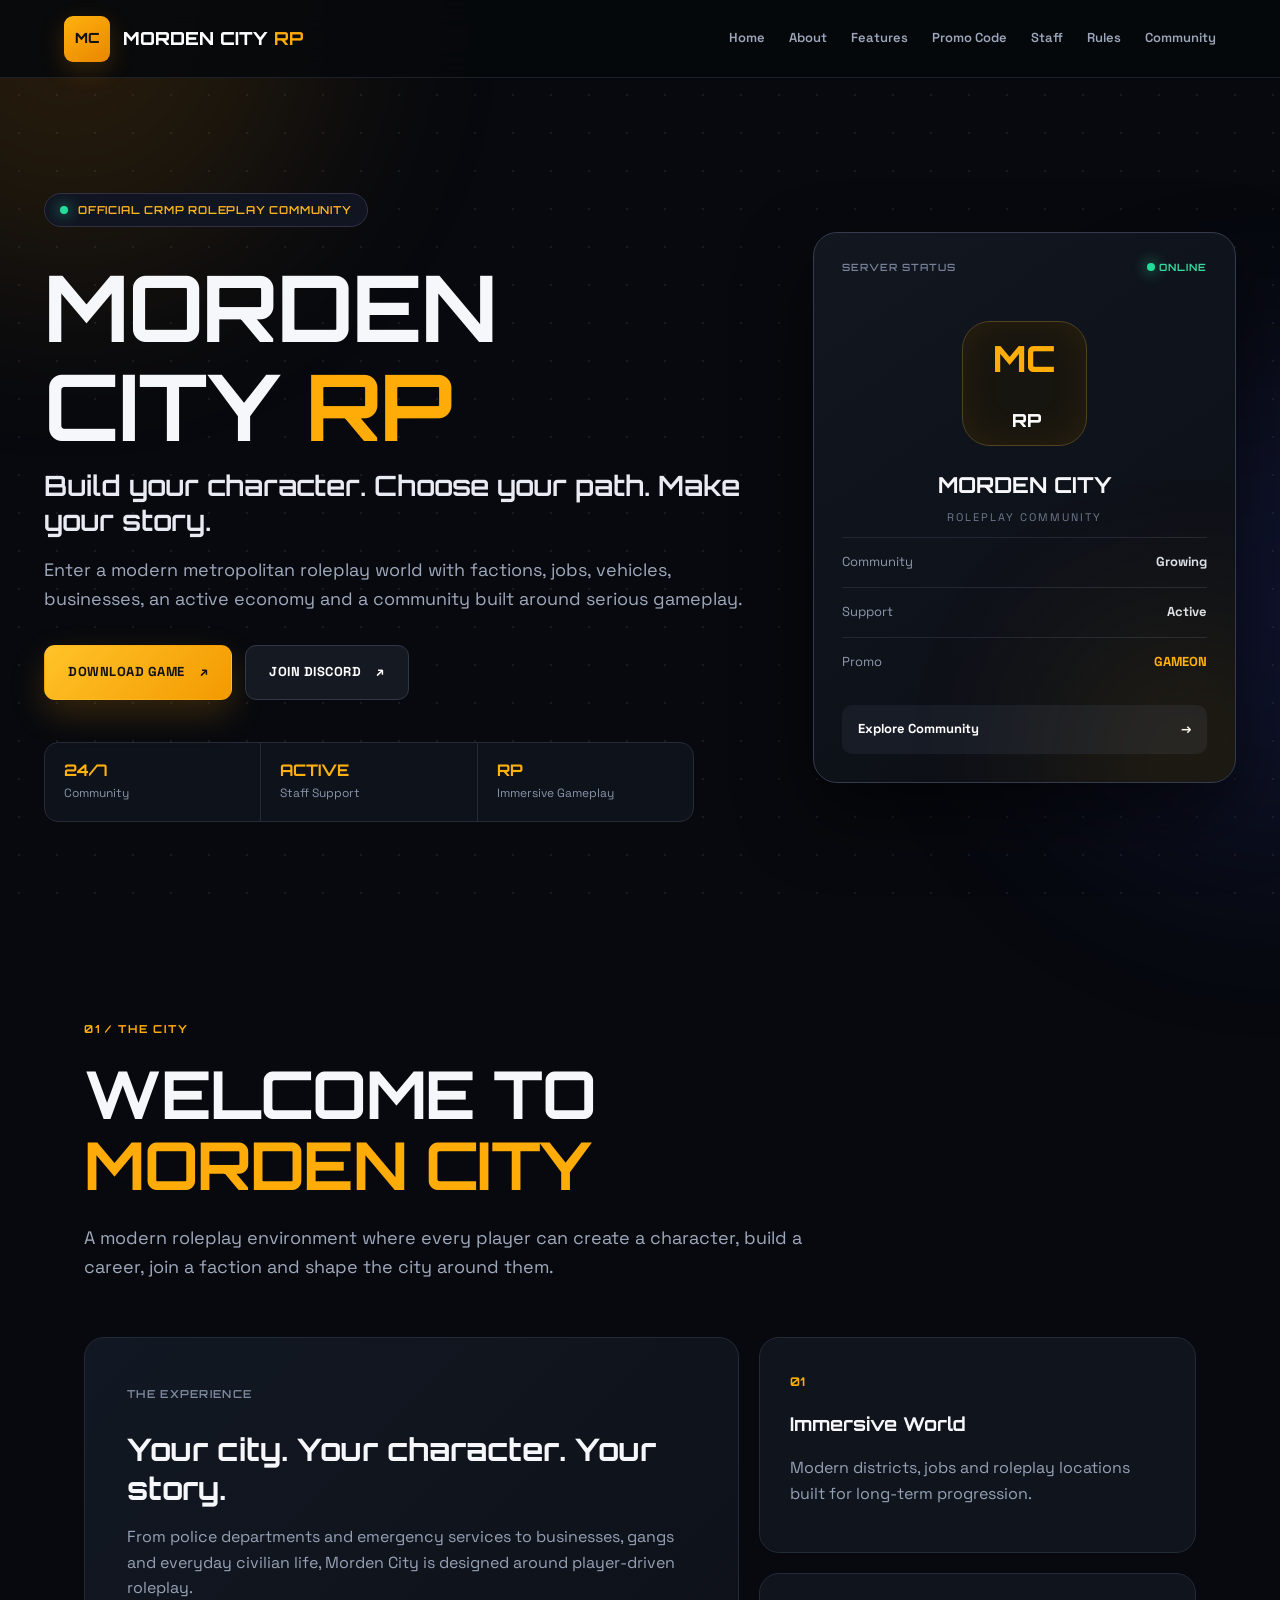
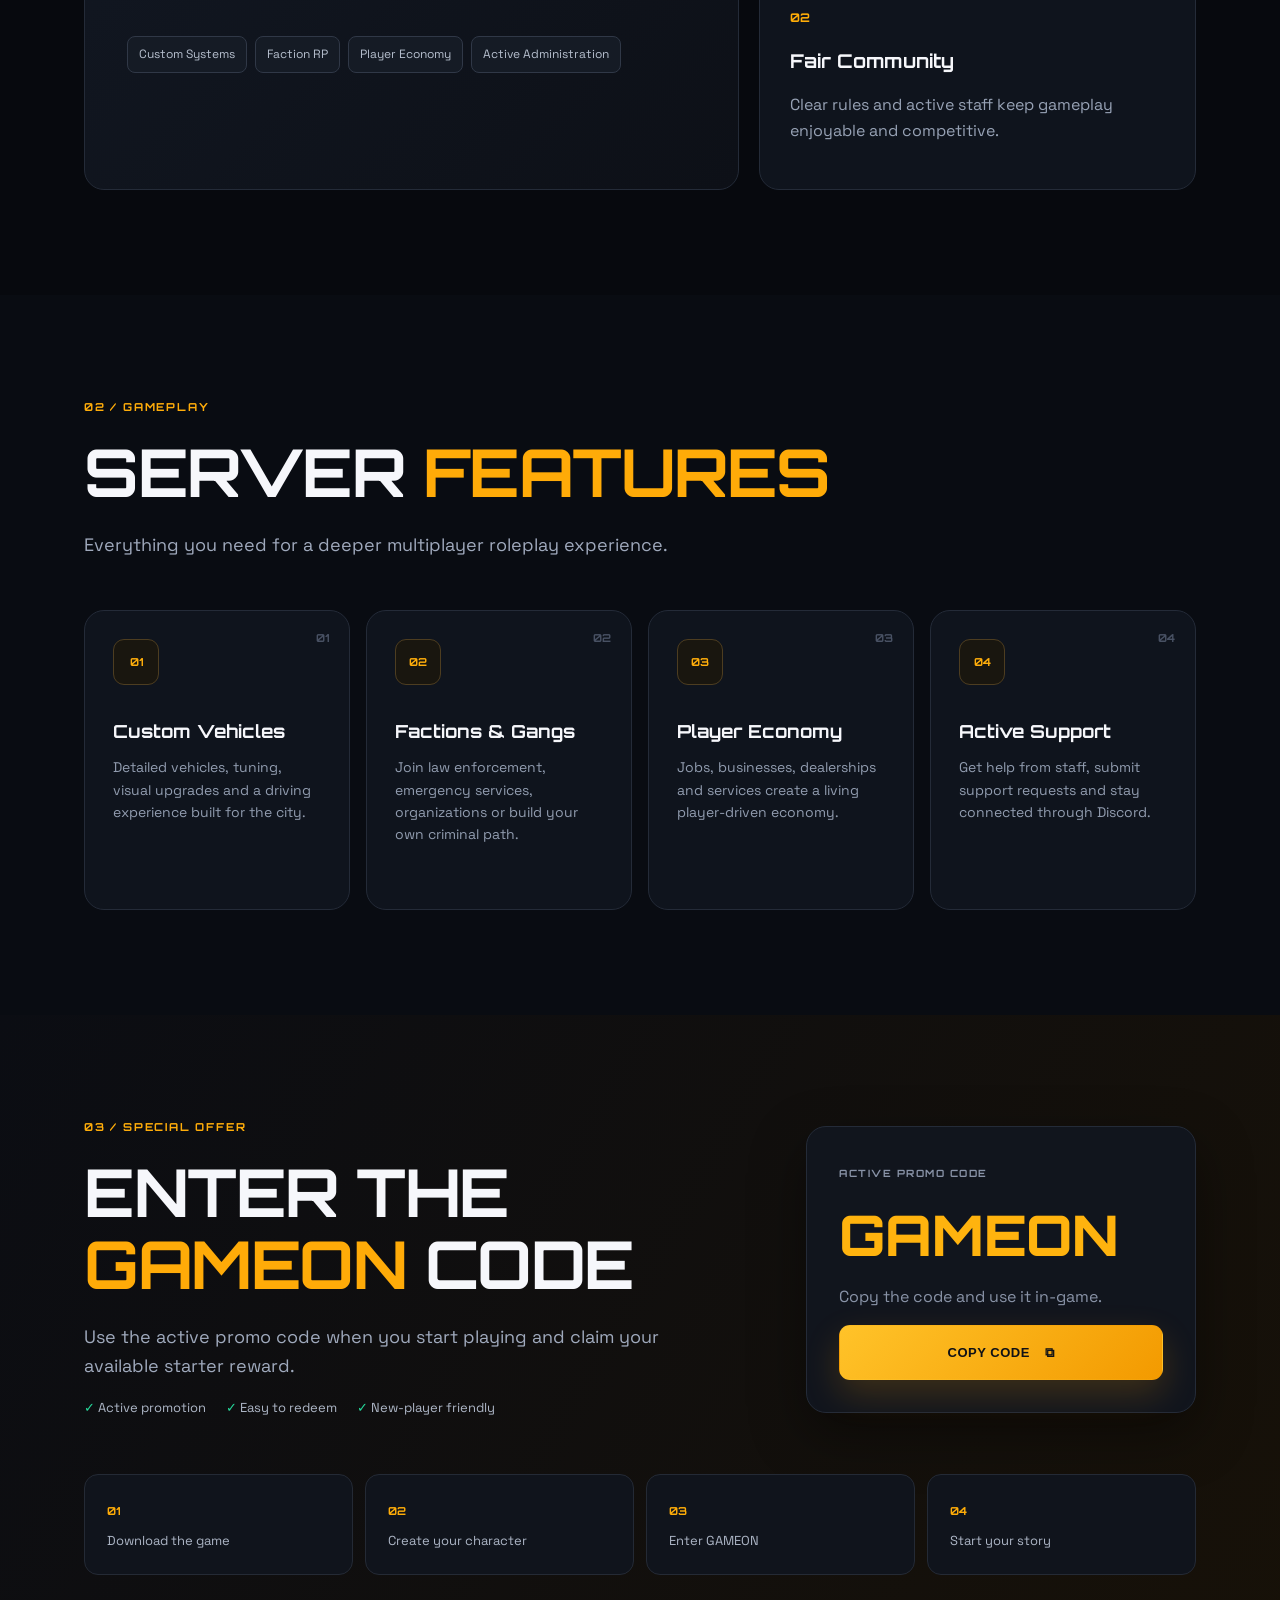
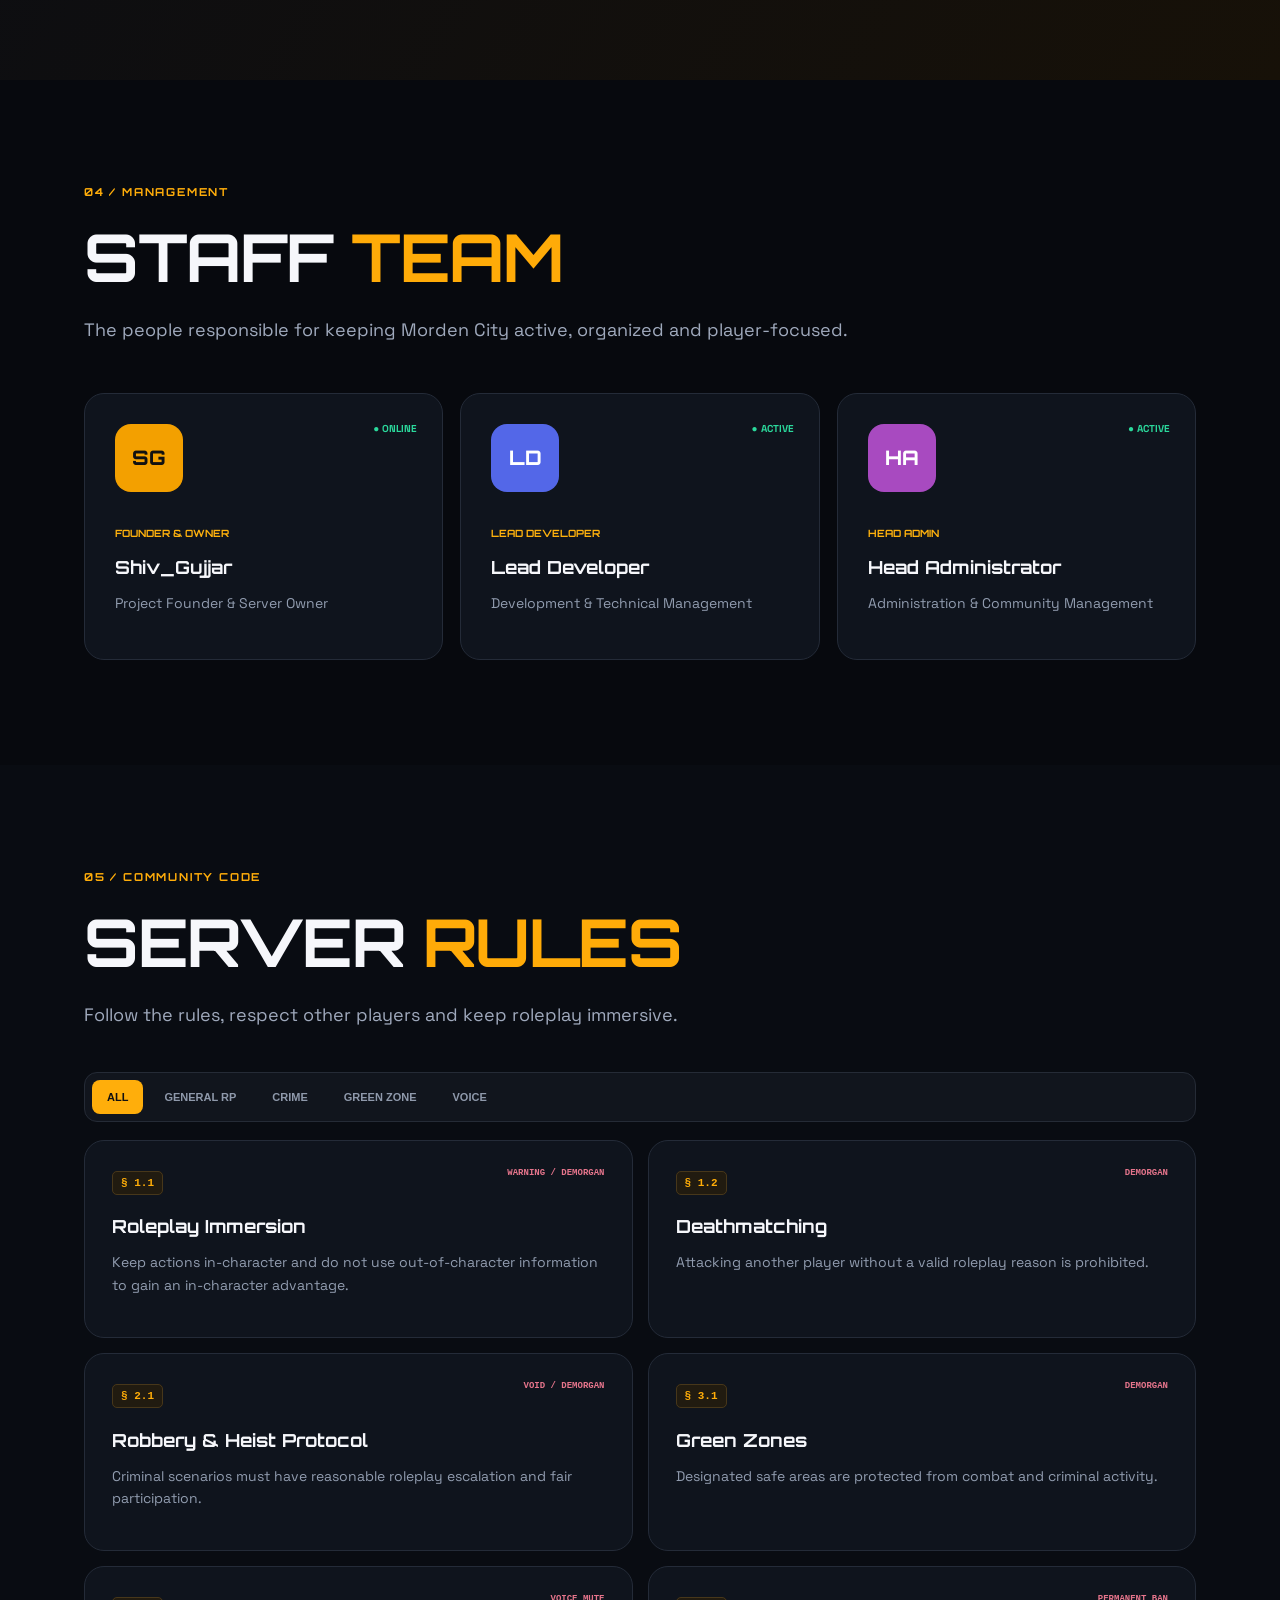
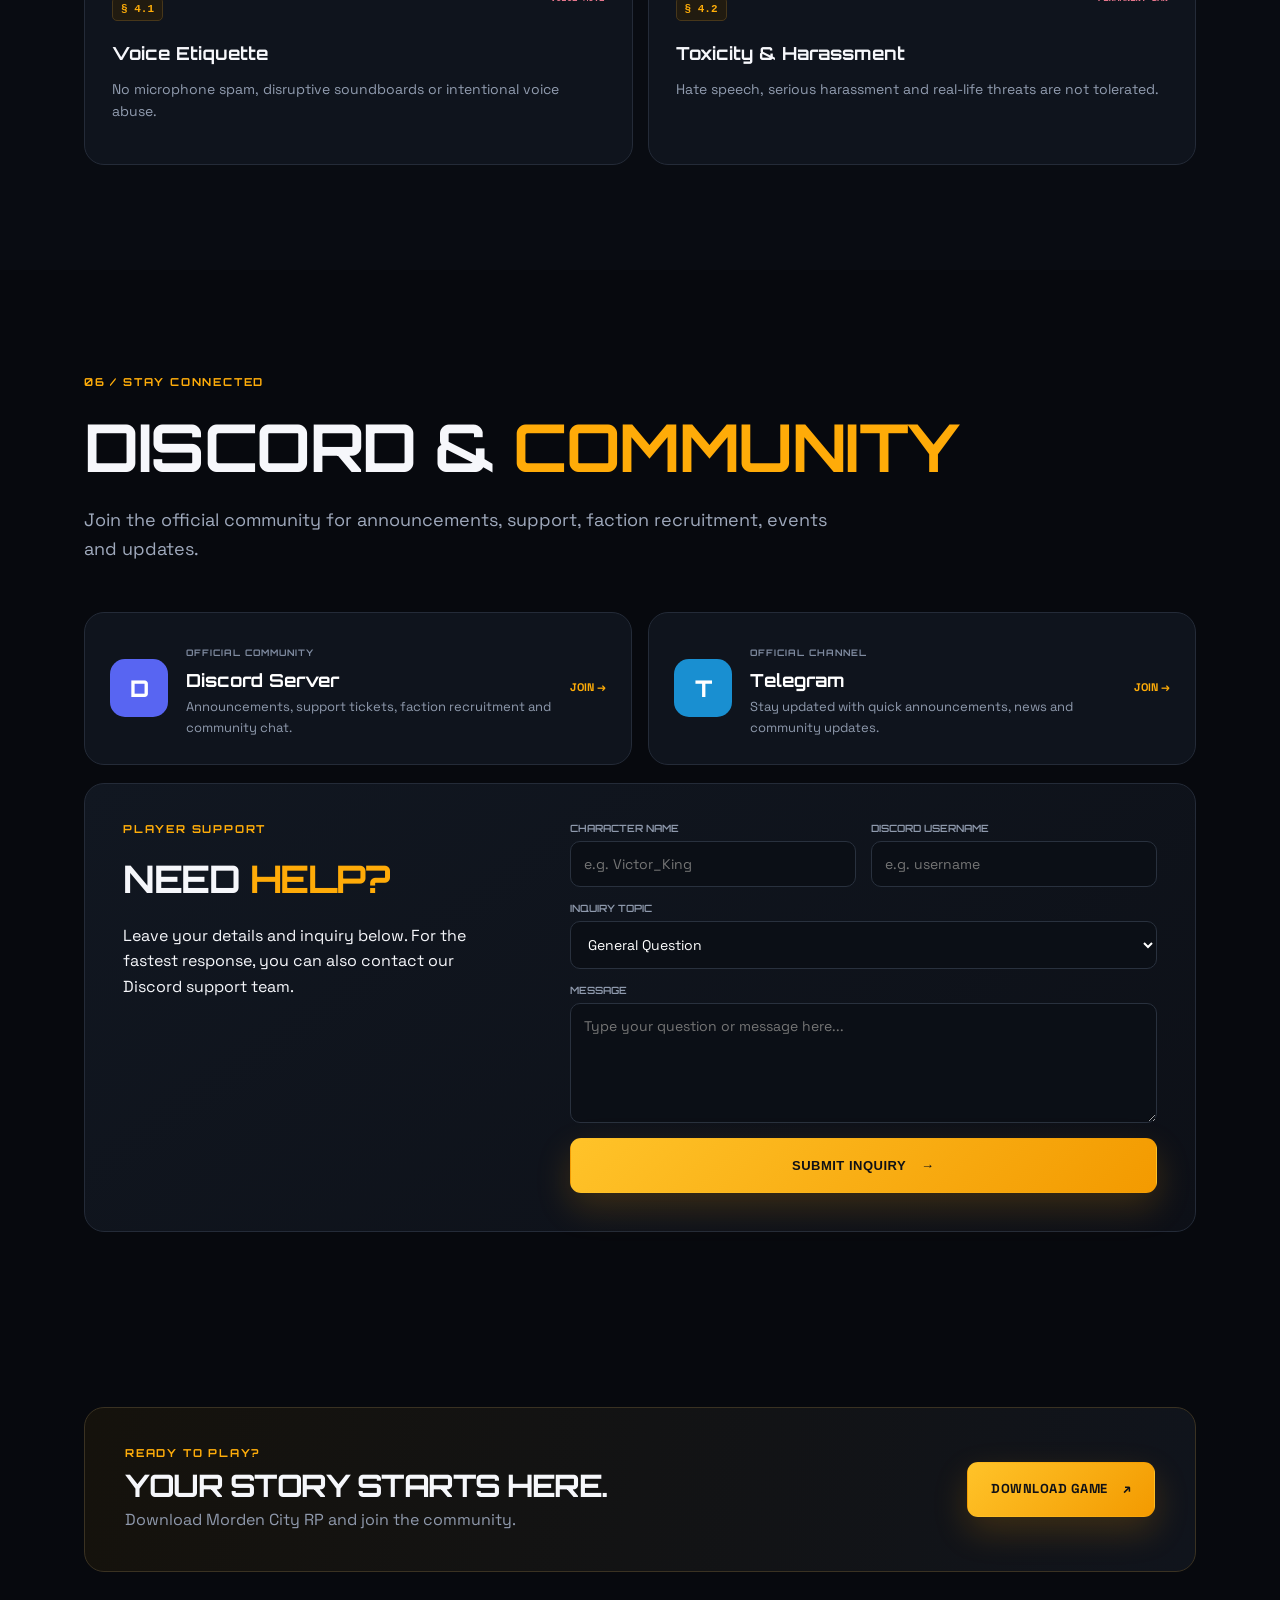
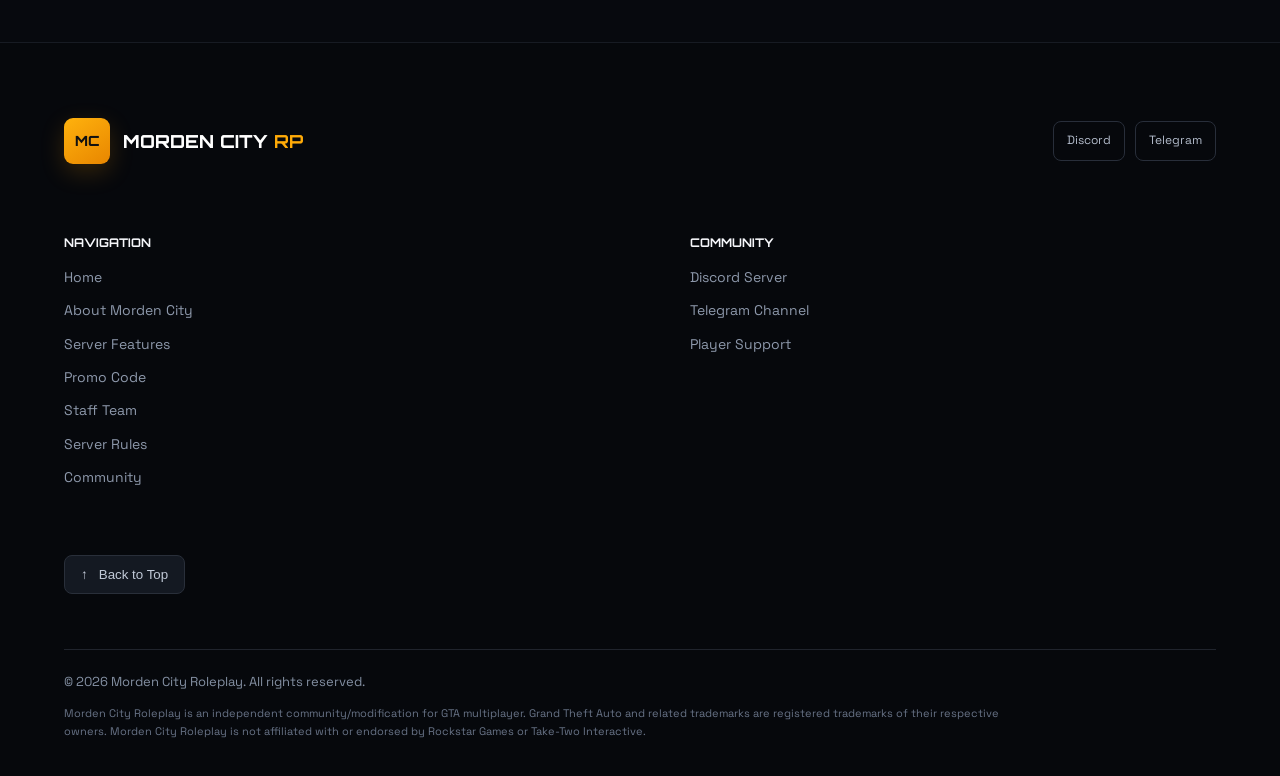
<file: index.html>
<!DOCTYPE html>
<html lang="en">
<head>
<meta charset="UTF-8">
<meta name="viewport" content="width=device-width, initial-scale=1.0">
<meta name="theme-color" content="#080a0f">
<title>Morden City RP — Official Roleplay Community</title>
<meta name="description" content="Morden City RP — modern CRMP roleplay, community, promotions and player support.">
<link rel="preconnect" href="https://fonts.googleapis.com">
<link rel="preconnect" href="https://fonts.gstatic.com" crossorigin>
<link href="https://fonts.googleapis.com/css2?family=Orbitron:wght@500;600;700;800&family=Space+Grotesk:wght@400;500;600;700&display=swap" rel="stylesheet">
<link rel="stylesheet" href="style.css">
</head>
<body>
<div class="ambient ambient-a"></div><div class="ambient ambient-b"></div>
<header class="header">
  <a class="brand" href="#home"><span class="brand-mark">MC</span><span>MORDEN CITY <b>RP</b></span></a>
  <button class="menu-btn" aria-label="Open navigation"><span></span><span></span><span></span></button>
  <nav class="nav">
    <a href="#home">Home</a><a href="#about">About</a><a href="#features">Features</a><a href="#promo">Promo Code</a><a href="#staff">Staff</a><a href="#rules">Rules</a><a href="#community">Community</a>
  </nav>
</header>

<main>
<section id="home" class="hero section">
  <div class="hero-grid">
    <div class="hero-copy">
      <div class="badge"><i></i> OFFICIAL CRMP ROLEPLAY COMMUNITY</div>
      <h1>MORDEN CITY <span>RP</span></h1>
      <p class="hero-sub">Build your character. Choose your path. Make your story.</p>
      <p class="hero-text">Enter a modern metropolitan roleplay world with factions, jobs, vehicles, businesses, an active economy and a community built around serious gameplay.</p>
      <div class="hero-actions"><a class="btn primary" href="#download">DOWNLOAD GAME <span>↗</span></a><a class="btn secondary" href="https://discord.gg/MT3WS8eXx" target="_blank" rel="noopener">JOIN DISCORD <span>↗</span></a></div>
      <div class="hero-stats"><div><b>24/7</b><span>Community</span></div><div><b>ACTIVE</b><span>Staff Support</span></div><div><b>RP</b><span>Immersive Gameplay</span></div></div>
    </div>
    <div class="hero-panel">
      <div class="panel-top"><span>SERVER STATUS</span><strong><i></i> ONLINE</strong></div>
      <div class="server-logo">MC<span>RP</span></div>
      <h3>MORDEN CITY</h3><p>ROLEPLAY COMMUNITY</p>
      <div class="panel-line"><span>Community</span><b>Growing</b></div><div class="panel-line"><span>Support</span><b>Active</b></div><div class="panel-line"><span>Promo</span><b class="orange">GAMEON</b></div>
      <a class="panel-link" href="#community">Explore Community <span>→</span></a>
    </div>
  </div>
</section>

<section id="about" class="section">
  <div class="section-head"><div class="eyebrow">01 / THE CITY</div><h2>WELCOME TO<br><span>MORDEN CITY</span></h2><p class="lead">A modern roleplay environment where every player can create a character, build a career, join a faction and shape the city around them.</p></div>
  <div class="about-grid"><article class="about-main"><span class="mini-label">THE EXPERIENCE</span><h3>Your city. Your character. Your story.</h3><p>From police departments and emergency services to businesses, gangs and everyday civilian life, Morden City is designed around player-driven roleplay.</p><div class="about-pills"><span>Custom Systems</span><span>Faction RP</span><span>Player Economy</span><span>Active Administration</span></div></article><div class="about-side"><article><b>01</b><h3>Immersive World</h3><p>Modern districts, jobs and roleplay locations built for long-term progression.</p></article><article><b>02</b><h3>Fair Community</h3><p>Clear rules and active staff keep gameplay enjoyable and competitive.</p></article></div></div>
</section>

<section id="features" class="section dark">
  <div class="eyebrow">02 / GAMEPLAY</div><h2>SERVER <span>FEATURES</span></h2><p class="lead">Everything you need for a deeper multiplayer roleplay experience.</p>
  <div class="feature-grid">
    <article class="feature-card"><div class="feature-no">01</div><div class="feature-icon">01</div><h3>Custom Vehicles</h3><p>Detailed vehicles, tuning, visual upgrades and a driving experience built for the city.</p></article>
    <article class="feature-card"><div class="feature-no">02</div><div class="feature-icon">02</div><h3>Factions & Gangs</h3><p>Join law enforcement, emergency services, organizations or build your own criminal path.</p></article>
    <article class="feature-card"><div class="feature-no">03</div><div class="feature-icon">03</div><h3>Player Economy</h3><p>Jobs, businesses, dealerships and services create a living player-driven economy.</p></article>
    <article class="feature-card"><div class="feature-no">04</div><div class="feature-icon">04</div><h3>Active Support</h3><p>Get help from staff, submit support requests and stay connected through Discord.</p></article>
  </div>
</section>

<section id="promo" class="section promo-section">
  <div class="promo-layout"><div><div class="eyebrow">03 / SPECIAL OFFER</div><h2>ENTER THE<br><span>GAMEON</span> CODE</h2><p class="lead">Use the active promo code when you start playing and claim your available starter reward.</p><div class="promo-notes"><span>✓ Active promotion</span><span>✓ Easy to redeem</span><span>✓ New-player friendly</span></div></div>
  <div class="promo-box"><span>ACTIVE PROMO CODE</span><div class="promo-code" id="promoCode">GAMEON</div><p>Copy the code and use it in-game.</p><button class="btn primary full" id="copyPromo">COPY CODE <span>⧉</span></button></div></div>
  <div class="steps"><div><b>01</b><span>Download the game</span></div><div><b>02</b><span>Create your character</span></div><div><b>03</b><span>Enter GAMEON</span></div><div><b>04</b><span>Start your story</span></div></div>
</section>

<section id="staff" class="section">
  <div class="eyebrow">04 / MANAGEMENT</div><h2>STAFF <span>TEAM</span></h2><p class="lead">The people responsible for keeping Morden City active, organized and player-focused.</p>
  <div class="staff-grid"><article class="staff"><div class="avatar">SG</div><div class="status">● ONLINE</div><small>FOUNDER & OWNER</small><h3>Shiv_Gujjar</h3><p>Project Founder & Server Owner</p></article><article class="staff"><div class="avatar blue">LD</div><div class="status">● ACTIVE</div><small>LEAD DEVELOPER</small><h3>Lead Developer</h3><p>Development & Technical Management</p></article><article class="staff"><div class="avatar purple">HA</div><div class="status">● ACTIVE</div><small>HEAD ADMIN</small><h3>Head Administrator</h3><p>Administration & Community Management</p></article></div>
</section>

<section id="rules" class="section dark">
  <div class="eyebrow">05 / COMMUNITY CODE</div><h2>SERVER <span>RULES</span></h2><p class="lead">Follow the rules, respect other players and keep roleplay immersive.</p>
  <div class="rule-tabs"><button class="active" data-filter="all">ALL</button><button data-filter="general">GENERAL RP</button><button data-filter="crime">CRIME</button><button data-filter="green">GREEN ZONE</button><button data-filter="voice">VOICE</button></div>
  <div class="rules"><article class="rule" data-cat="general"><span>§ 1.1</span><b>WARNING / DEMORGAN</b><h3>Roleplay Immersion</h3><p>Keep actions in-character and do not use out-of-character information to gain an in-character advantage.</p></article><article class="rule" data-cat="general"><span>§ 1.2</span><b>DEMORGAN</b><h3>Deathmatching</h3><p>Attacking another player without a valid roleplay reason is prohibited.</p></article><article class="rule" data-cat="crime"><span>§ 2.1</span><b>VOID / DEMORGAN</b><h3>Robbery & Heist Protocol</h3><p>Criminal scenarios must have reasonable roleplay escalation and fair participation.</p></article><article class="rule" data-cat="green"><span>§ 3.1</span><b>DEMORGAN</b><h3>Green Zones</h3><p>Designated safe areas are protected from combat and criminal activity.</p></article><article class="rule" data-cat="voice"><span>§ 4.1</span><b>VOICE MUTE</b><h3>Voice Etiquette</h3><p>No microphone spam, disruptive soundboards or intentional voice abuse.</p></article><article class="rule" data-cat="voice"><span>§ 4.2</span><b>PERMANENT BAN</b><h3>Toxicity & Harassment</h3><p>Hate speech, serious harassment and real-life threats are not tolerated.</p></article></div>
</section>

<section id="community" class="section">
  <div class="eyebrow">06 / STAY CONNECTED</div><h2>DISCORD & <span>COMMUNITY</span></h2><p class="lead">Join the official community for announcements, support, faction recruitment, events and updates.</p>
  <div class="community-grid">
    <a class="community-card discord-card" href="https://discord.gg/MT3WS8eXx" target="_blank" rel="noopener"><div class="community-icon">D</div><div><span>OFFICIAL COMMUNITY</span><h3>Discord Server</h3><p>Announcements, support tickets, faction recruitment and community chat.</p></div><b>JOIN →</b></a>
    <a class="community-card telegram-card" href="https://t.me/+jA1CWJy15Uk4Yzc1" target="_blank" rel="noopener"><div class="community-icon">T</div><div><span>OFFICIAL CHANNEL</span><h3>Telegram</h3><p>Stay updated with quick announcements, news and community updates.</p></div><b>JOIN →</b></a>
  </div>
  <div class="support-card"><div><div class="eyebrow">PLAYER SUPPORT</div><h2>NEED <span>HELP?</span></h2><p>Leave your details and inquiry below. For the fastest response, you can also contact our Discord support team.</p></div><form id="supportForm"><label>CHARACTER NAME<input required placeholder="e.g. Victor_King"></label><label>DISCORD USERNAME<input required placeholder="e.g. username"></label><label>INQUIRY TOPIC<select><option>General Question</option><option>Account Support</option><option>Report a Player</option><option>Faction Support</option><option>Technical Issue</option></select></label><label>MESSAGE<textarea required placeholder="Type your question or message here..."></textarea></label><button class="btn primary" type="submit">SUBMIT INQUIRY <span>→</span></button></form></div>
</section>

<section id="download" class="download-strip"><div><div class="eyebrow">READY TO PLAY?</div><h2>YOUR STORY STARTS HERE.</h2><p>Download Morden City RP and join the community.</p></div><a class="btn primary" href="#home" data-download>DOWNLOAD GAME <span>↗</span></a></section>
</main>

<footer class="footer"><div class="footer-top"><a class="brand" href="#home"><span class="brand-mark">MC</span><span>MORDEN CITY <b>RP</b></span></a><div class="footer-social"><a href="https://discord.gg/MT3WS8eXx" target="_blank">Discord</a><a href="https://t.me/+jA1CWJy15Uk4Yzc1" target="_blank">Telegram</a></div></div><div class="footer-grid"><div><h4>NAVIGATION</h4><a href="#home">Home</a><a href="#about">About Morden City</a><a href="#features">Server Features</a><a href="#promo">Promo Code</a><a href="#staff">Staff Team</a><a href="#rules">Server Rules</a><a href="#community">Community</a></div><div><h4>COMMUNITY</h4><a href="https://discord.gg/MT3WS8eXx" target="_blank">Discord Server</a><a href="https://t.me/+jA1CWJy15Uk4Yzc1" target="_blank">Telegram Channel</a><a href="#community">Player Support</a></div></div><button class="backtop" onclick="scrollTo({top:0,behavior:'smooth'})">↑ &nbsp; Back to Top</button><hr><p>© 2026 Morden City Roleplay. All rights reserved.</p><small>Morden City Roleplay is an independent community/modification for GTA multiplayer. Grand Theft Auto and related trademarks are registered trademarks of their respective owners. Morden City Roleplay is not affiliated with or endorsed by Rockstar Games or Take-Two Interactive.</small></footer>
<script src="script.js"></script>
</body>
</html>
</file>
<file: style.css>
*{box-sizing:border-box}html{scroll-behavior:smooth}body{margin:0;background:#07090e;color:#f6f7fb;font-family:"Space Grotesk",sans-serif;line-height:1.6;overflow-x:hidden}body:before{content:"";position:fixed;inset:0;pointer-events:none;opacity:.07;background-image:radial-gradient(#fff 1px,transparent 1px);background-size:38px 38px;z-index:-2}.ambient{position:fixed;width:500px;height:500px;border-radius:50%;filter:blur(110px);opacity:.12;pointer-events:none;z-index:-1}.ambient-a{background:#ff9f00;top:-220px;left:-180px}.ambient-b{background:#4e5cff;right:-250px;top:40%}.header{position:sticky;top:0;z-index:30;height:78px;background:rgba(6,8,12,.88);backdrop-filter:blur(18px);border-bottom:1px solid #1b2029;display:flex;align-items:center;justify-content:space-between;padding:0 max(5vw,22px)}.brand{display:flex;align-items:center;gap:13px;color:#fff;text-decoration:none;font-family:Orbitron;font-weight:800;font-size:18px}.brand b,h1 span,h2 span{color:#ffab08}.brand-mark{display:grid;place-items:center;width:46px;height:46px;border-radius:9px;background:linear-gradient(145deg,#ffb20d,#e88600);color:#111;font-family:Orbitron;font-size:14px;box-shadow:0 8px 25px #ff9f0030}.nav{display:flex;gap:24px}.nav a{color:#9da7ba;text-decoration:none;font-size:13px;font-weight:600;transition:.2s}.nav a:hover{color:#ffad08}.menu-btn{display:none;background:none;border:0}.menu-btn span{display:block;width:28px;height:3px;background:#fff;margin:5px;border-radius:4px}.section{max-width:1160px;margin:auto;padding:105px 24px}.hero{max-width:1240px;padding-top:115px;padding-bottom:95px}.hero-grid{display:grid;grid-template-columns:1.25fr .75fr;gap:65px;align-items:center}.badge{display:inline-flex;gap:10px;align-items:center;border:1px solid #343044;background:#111522;border-radius:999px;padding:9px 15px;color:#ffb51c;font:600 11px Orbitron;letter-spacing:.8px}.badge i,.panel-top strong i{width:8px;height:8px;background:#25dc9a;border-radius:50%;box-shadow:0 0 14px #25dc9a;display:inline-block}.hero h1,h2{font-family:Orbitron;line-height:1.08;letter-spacing:-1.5px}.hero h1{font-size:clamp(50px,7.5vw,92px);margin:30px 0 12px}.hero-sub{font:600 clamp(20px,2.4vw,28px) Orbitron;margin:0 0 15px;color:#e9ebf2}.hero-text,.lead{color:#9fa9bc;font-size:18px;max-width:780px}.hero-actions{display:flex;gap:13px;flex-wrap:wrap;margin:32px 0}.btn{display:inline-flex;align-items:center;justify-content:center;gap:15px;min-height:55px;padding:0 23px;border-radius:11px;border:1px solid transparent;text-decoration:none;font-weight:800;font-size:13px;letter-spacing:.5px;cursor:pointer;transition:.2s}.btn:hover{transform:translateY(-2px)}.primary{background:linear-gradient(135deg,#ffc329,#f39a00);color:#101116;box-shadow:0 14px 35px #ff9f0030}.secondary{background:#151922;color:#fff;border-color:#303746}.full{width:100%}.hero-stats{display:flex;gap:0;margin-top:42px;border:1px solid #252b37;border-radius:14px;overflow:hidden;background:#0e121a;max-width:650px}.hero-stats div{flex:1;padding:17px 19px;border-right:1px solid #252b37}.hero-stats div:last-child{border:0}.hero-stats b{display:block;color:#ffb20d;font:700 16px Orbitron}.hero-stats span{display:block;color:#8994a9;font-size:12px;margin-top:4px}.hero-panel{border:1px solid #343b4c;border-radius:24px;padding:28px;background:linear-gradient(145deg,#121720,#0b0e14);box-shadow:0 30px 70px #0008;position:relative;overflow:hidden}.hero-panel:after{content:"";position:absolute;inset:auto -80px -100px auto;width:250px;height:250px;border-radius:50%;background:#ffab00;filter:blur(100px);opacity:.13}.panel-top{display:flex;justify-content:space-between;align-items:center;color:#768198;font:600 10px Orbitron;letter-spacing:1px}.panel-top strong{color:#35d99e}.server-logo{margin:48px auto 25px;width:125px;height:125px;display:grid;place-items:center;border:1px solid #514322;border-radius:28px;background:#17150f;color:#ffad08;font:800 36px Orbitron;box-shadow:inset 0 0 40px #ff9d0014}.server-logo span{font-size:18px;color:#fff;margin-left:4px}.hero-panel h3{text-align:center;font:700 22px Orbitron;margin:0}.hero-panel>p{text-align:center;color:#6f7a8e;font-size:11px;letter-spacing:2px}.panel-line{display:flex;justify-content:space-between;border-top:1px solid #222833;padding:14px 0;color:#8f99ac;font-size:13px}.panel-line b{color:#dce2eb}.panel-line .orange{color:#ffb20d}.panel-link{display:flex;justify-content:space-between;align-items:center;margin-top:18px;padding:14px 16px;border-radius:10px;background:#171c26;color:#fff;text-decoration:none;font-weight:700;font-size:13px}.section-head{max-width:850px}.eyebrow{color:#ffad0a;font:700 11px Orbitron;letter-spacing:1.8px;margin-bottom:22px}.section h2{font-size:clamp(40px,5.5vw,66px);margin:0 0 24px}.about-grid{display:grid;grid-template-columns:1.2fr .8fr;gap:20px;margin-top:55px}.about-main,.about-side article,.feature-card,.staff,.rule,.community-card,.support-card,.promo-box{border:1px solid #242b38;background:#0f141d;border-radius:20px}.about-main{padding:42px;min-height:350px;background:linear-gradient(135deg,#121823,#0d1017)}.mini-label{color:#7e8a9e;font:600 11px Orbitron;letter-spacing:1.3px}.about-main h3{font:700 31px Orbitron;max-width:650px;margin:25px 0 12px}.about-main p,.about-side p{color:#97a2b5}.about-pills{display:flex;flex-wrap:wrap;gap:8px;margin-top:35px}.about-pills span{border:1px solid #303847;background:#151b25;padding:8px 11px;border-radius:8px;color:#b6bfce;font-size:12px}.about-side{display:grid;gap:20px}.about-side article{padding:30px}.about-side b{color:#ffad08;font:700 12px Orbitron}.about-side h3{font:700 19px Orbitron}.dark{background:#090c12;max-width:none;padding-left:max(calc((100% - 1112px)/2),24px);padding-right:max(calc((100% - 1112px)/2),24px)}.feature-grid{display:grid;grid-template-columns:repeat(4,1fr);gap:16px;margin-top:50px}.feature-card{padding:28px;min-height:300px;position:relative;transition:.2s}.feature-card:hover{transform:translateY(-4px);border-color:#3b4354}.feature-no{position:absolute;right:20px;top:20px;color:#485163;font:700 11px Orbitron}.feature-icon{width:46px;height:46px;border-radius:11px;display:grid;place-items:center;background:#19160f;color:#ffae0b;border:1px solid #4d3d20;font:700 11px Orbitron}.feature-card h3,.staff h3,.rule h3{font:700 18px Orbitron;margin:35px 0 12px}.feature-card p,.staff p,.rule p{color:#919caf;font-size:14px}.promo-section{background:linear-gradient(120deg,#0b0d13,#171108);max-width:none;padding-left:max(calc((100% - 1112px)/2),24px);padding-right:max(calc((100% - 1112px)/2),24px)}.promo-layout{display:grid;grid-template-columns:1fr 390px;gap:70px;align-items:center}.promo-box{padding:32px;background:#11151d;box-shadow:0 20px 55px #0006}.promo-box>span{color:#8993a7;font:700 10px Orbitron;letter-spacing:1.5px}.promo-code{font:800 56px Orbitron;color:#ffb30e;margin:14px 0}.promo-box p{color:#8993a7;margin-top:0}.promo-notes{display:flex;gap:20px;flex-wrap:wrap;color:#aeb7c7;font-size:13px}.promo-notes span:first-letter{color:#25d89a}.steps{display:grid;grid-template-columns:repeat(4,1fr);gap:12px;margin-top:55px}.steps div{padding:22px;background:#10141c;border:1px solid #242a35;border-radius:14px}.steps b{color:#ffad08;font:700 11px Orbitron}.steps span{display:block;color:#adb6c6;font-size:13px;margin-top:8px}.staff-grid{display:grid;grid-template-columns:repeat(3,1fr);gap:17px;margin-top:48px}.staff{padding:30px;position:relative}.avatar{width:68px;height:68px;border-radius:16px;background:#f3a000;display:grid;place-items:center;color:#111;font:800 20px Orbitron;margin-bottom:27px}.avatar.blue{background:#5367e8;color:#fff}.avatar.purple{background:#a84ac0;color:#fff}.status{position:absolute;right:25px;top:27px;color:#2bd99c;font-size:10px;font-weight:700}.staff small{color:#ffb20d;font:700 10px Orbitron}.staff h3{margin:12px 0 5px}.rule-tabs{display:flex;gap:6px;flex-wrap:wrap;margin:42px 0 18px;padding:7px;background:#11151d;border:1px solid #252b36;border-radius:13px}.rule-tabs button{border:0;background:transparent;color:#8f99ab;padding:11px 15px;border-radius:8px;font-weight:800;font-size:11px;cursor:pointer}.rule-tabs button.active{background:#ffae0b;color:#111}.rules{display:grid;grid-template-columns:1fr 1fr;gap:15px}.rule{padding:27px}.rule>span{color:#ffad08;font:700 11px monospace;background:#211b10;border:1px solid #47371a;padding:5px 8px;border-radius:5px}.rule>b{float:right;color:#e6758c;font:700 9px monospace}.rule h3{margin:22px 0 6px}.community-grid{display:grid;grid-template-columns:1fr 1fr;gap:16px;margin-top:48px}.community-card{display:grid;grid-template-columns:auto 1fr auto;gap:18px;align-items:center;padding:25px;text-decoration:none;transition:.2s}.community-card:hover{transform:translateY(-3px)}.community-icon{width:58px;height:58px;border-radius:15px;display:grid;place-items:center;font:800 23px Orbitron}.discord-card .community-icon{background:#5865f2;color:#fff}.telegram-card .community-icon{background:#198fd1;color:#fff}.community-card span{color:#7f8ba0;font:700 9px Orbitron;letter-spacing:1px}.community-card h3{color:#fff;font:700 18px Orbitron;margin:6px 0}.community-card p{color:#8f9aad;font-size:13px;margin:0}.community-card>b{color:#ffad08;font-size:11px}.support-card{margin-top:18px;padding:38px;display:grid;grid-template-columns:.8fr 1.2fr;gap:55px;background:linear-gradient(145deg,#111721,#0d1017)}.support-card h2{font-size:38px}.support-card form{display:grid;grid-template-columns:1fr 1fr;gap:15px}.support-card label{color:#8f9aad;font:600 10px Orbitron}.support-card input,.support-card select,.support-card textarea{display:block;width:100%;margin-top:7px;background:#0b0f16;border:1px solid #29313e;color:#fff;border-radius:10px;padding:13px;font:14px "Space Grotesk";outline:none}.support-card input:focus,.support-card select:focus,.support-card textarea:focus{border-color:#ffad08}.support-card textarea{min-height:120px;resize:vertical}.support-card label:nth-child(3),.support-card label:nth-child(4){grid-column:1/-1}.support-card .btn{grid-column:1/-1}.download-strip{max-width:1112px;margin:70px auto;padding:38px 40px;border:1px solid #3a3222;border-radius:20px;background:linear-gradient(100deg,#15120c,#10141c);display:flex;align-items:center;justify-content:space-between;gap:25px}.download-strip h2{font-size:31px;margin:0 0 5px}.download-strip p{margin:0;color:#8f99ac}.download-strip .eyebrow{margin-bottom:9px}.footer{padding:75px max(5vw,24px) 35px;border-top:1px solid #171b23;background:#06080c}.footer-top{display:flex;justify-content:space-between;align-items:center}.footer-social{display:flex;gap:10px}.footer-social a{color:#b3bccb;text-decoration:none;border:1px solid #282e3a;padding:9px 13px;border-radius:8px;font-size:12px}.footer-grid{display:grid;grid-template-columns:1fr 1fr;gap:100px;margin:55px 0}.footer-grid h4{font:700 12px Orbitron}.footer-grid a{display:block;color:#8d98ab;text-decoration:none;margin:11px 0;font-size:14px}.backtop{background:#141922;color:#c1c9d7;border:1px solid #292f3a;padding:11px 16px;border-radius:8px;cursor:pointer}.footer hr{border:0;border-top:1px solid #20242d;margin:55px 0 22px}.footer>p{color:#8490a3;font-size:13px}.footer small{color:#687387;display:block;max-width:950px;font-size:11px}.toast{position:fixed;right:20px;bottom:20px;background:#141a23;border:1px solid #394253;padding:13px 16px;border-radius:10px;z-index:99;box-shadow:0 15px 40px #0008;color:#fff;font-size:13px}@media(max-width:900px){.hero-grid,.about-grid,.promo-layout,.support-card{grid-template-columns:1fr}.feature-grid{grid-template-columns:1fr 1fr}.hero-panel{max-width:560px}.rules{grid-template-columns:1fr}.promo-layout{gap:35px}.support-card{gap:35px}.download-strip{margin-left:20px;margin-right:20px}}@media(max-width:700px){.header{height:70px}.nav{position:absolute;top:70px;left:0;right:0;display:none;flex-direction:column;gap:0;background:#080a0f;padding:10px 20px 18px;border-bottom:1px solid #242a34}.nav.open{display:flex}.nav a{padding:12px 5px}.menu-btn{display:block}.section{padding:78px 20px}.hero{padding-top:75px}.hero-grid{gap:45px}.hero h1{font-size:48px}.hero-sub{font-size:19px}.hero-text,.lead{font-size:16px}.hero-actions .btn{width:100%}.hero-stats{display:grid;grid-template-columns:1fr 1fr}.hero-stats div{border-bottom:1px solid #252b37}.hero-stats div:nth-child(2){border-right:0}.feature-grid,.staff-grid,.community-grid,.footer-grid,.steps{grid-template-columns:1fr}.about-main{padding:30px}.about-main h3{font-size:25px}.promo-code{font-size:46px}.support-card{padding:27px}.support-card form{grid-template-columns:1fr}.support-card label:nth-child(3),.support-card label:nth-child(4),.support-card .btn{grid-column:auto}.community-card{grid-template-columns:auto 1fr}.community-card>b{grid-column:2}.download-strip{display:block;padding:30px 25px}.download-strip .btn{width:100%;margin-top:22px}.footer-top{align-items:flex-start;gap:25px;flex-direction:column}.footer-social{width:100%}.footer-social a{flex:1;text-align:center}.brand{font-size:14px}.brand-mark{width:42px;height:42px}.section h2{font-size:39px}.rule>b{float:none;display:block;margin-top:14px}.rule-tabs{overflow:auto;flex-wrap:nowrap}.rule-tabs button{white-space:nowrap}}
</file>
